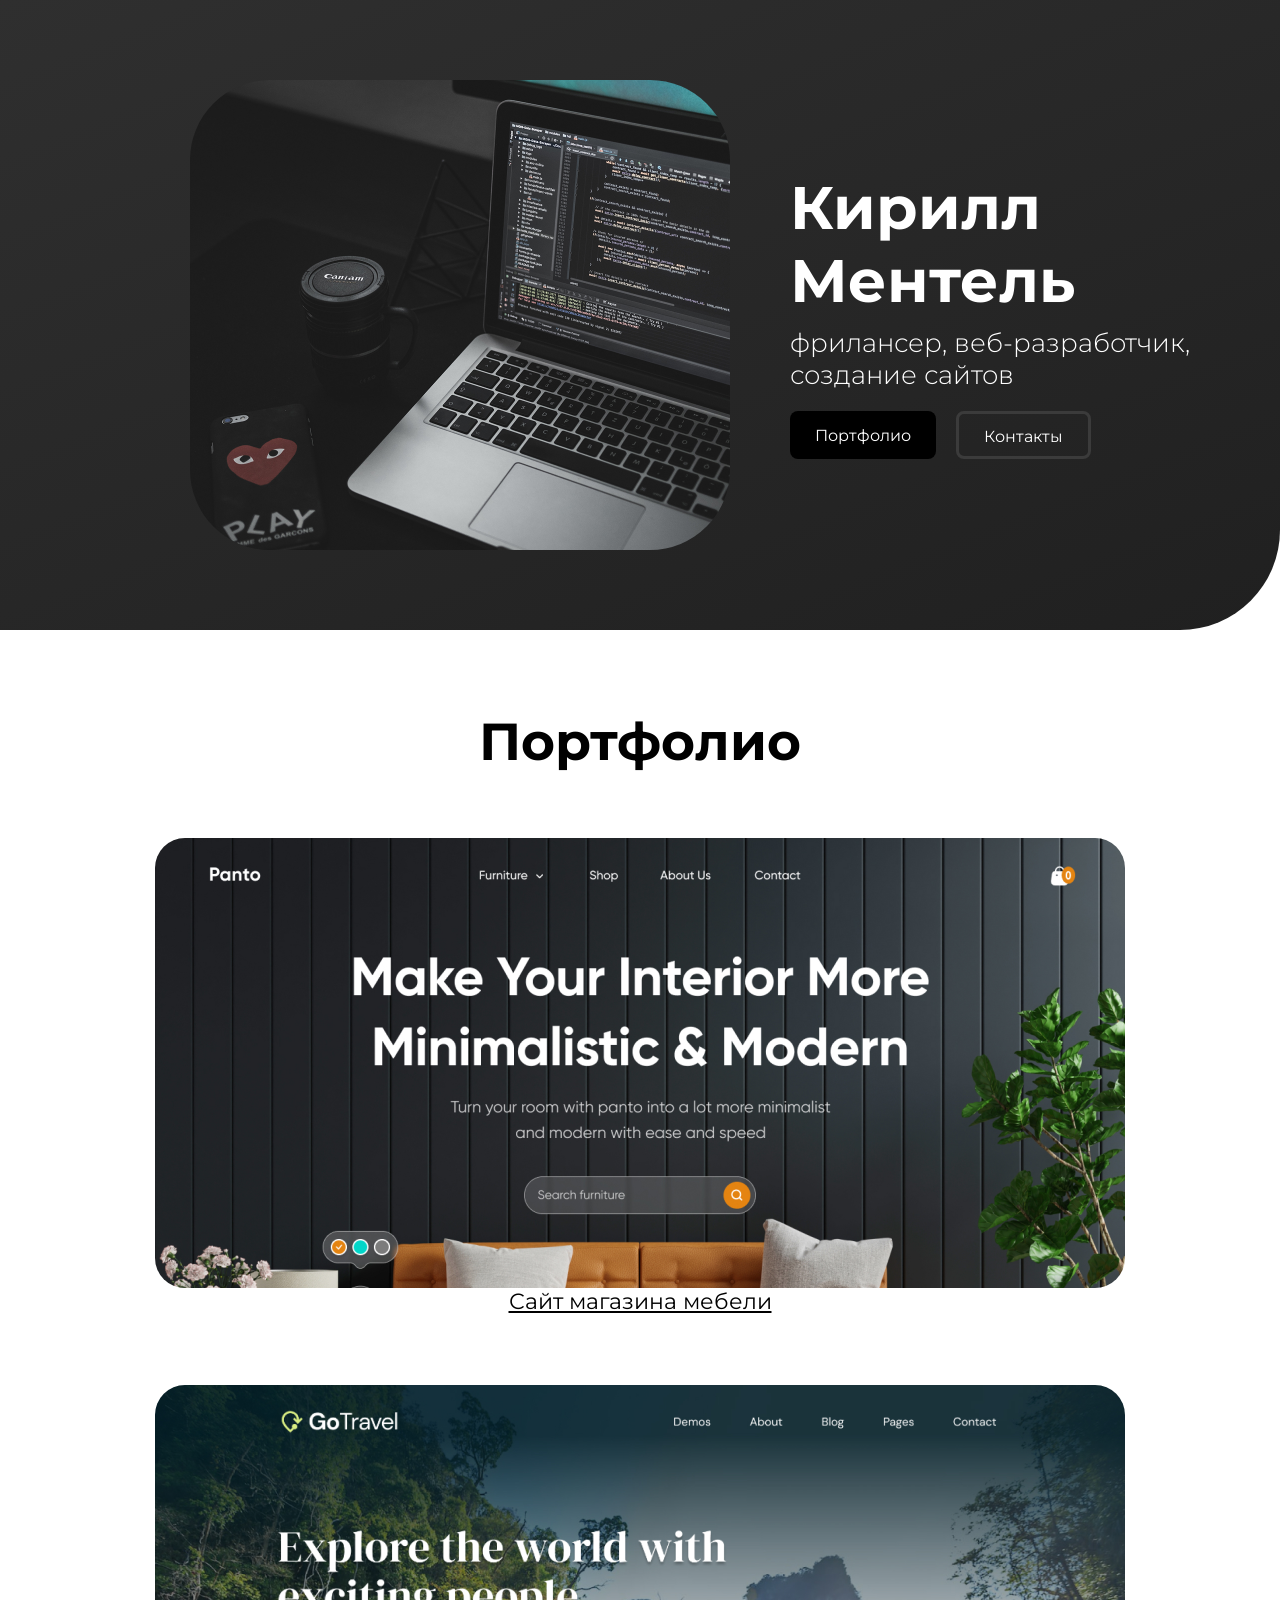
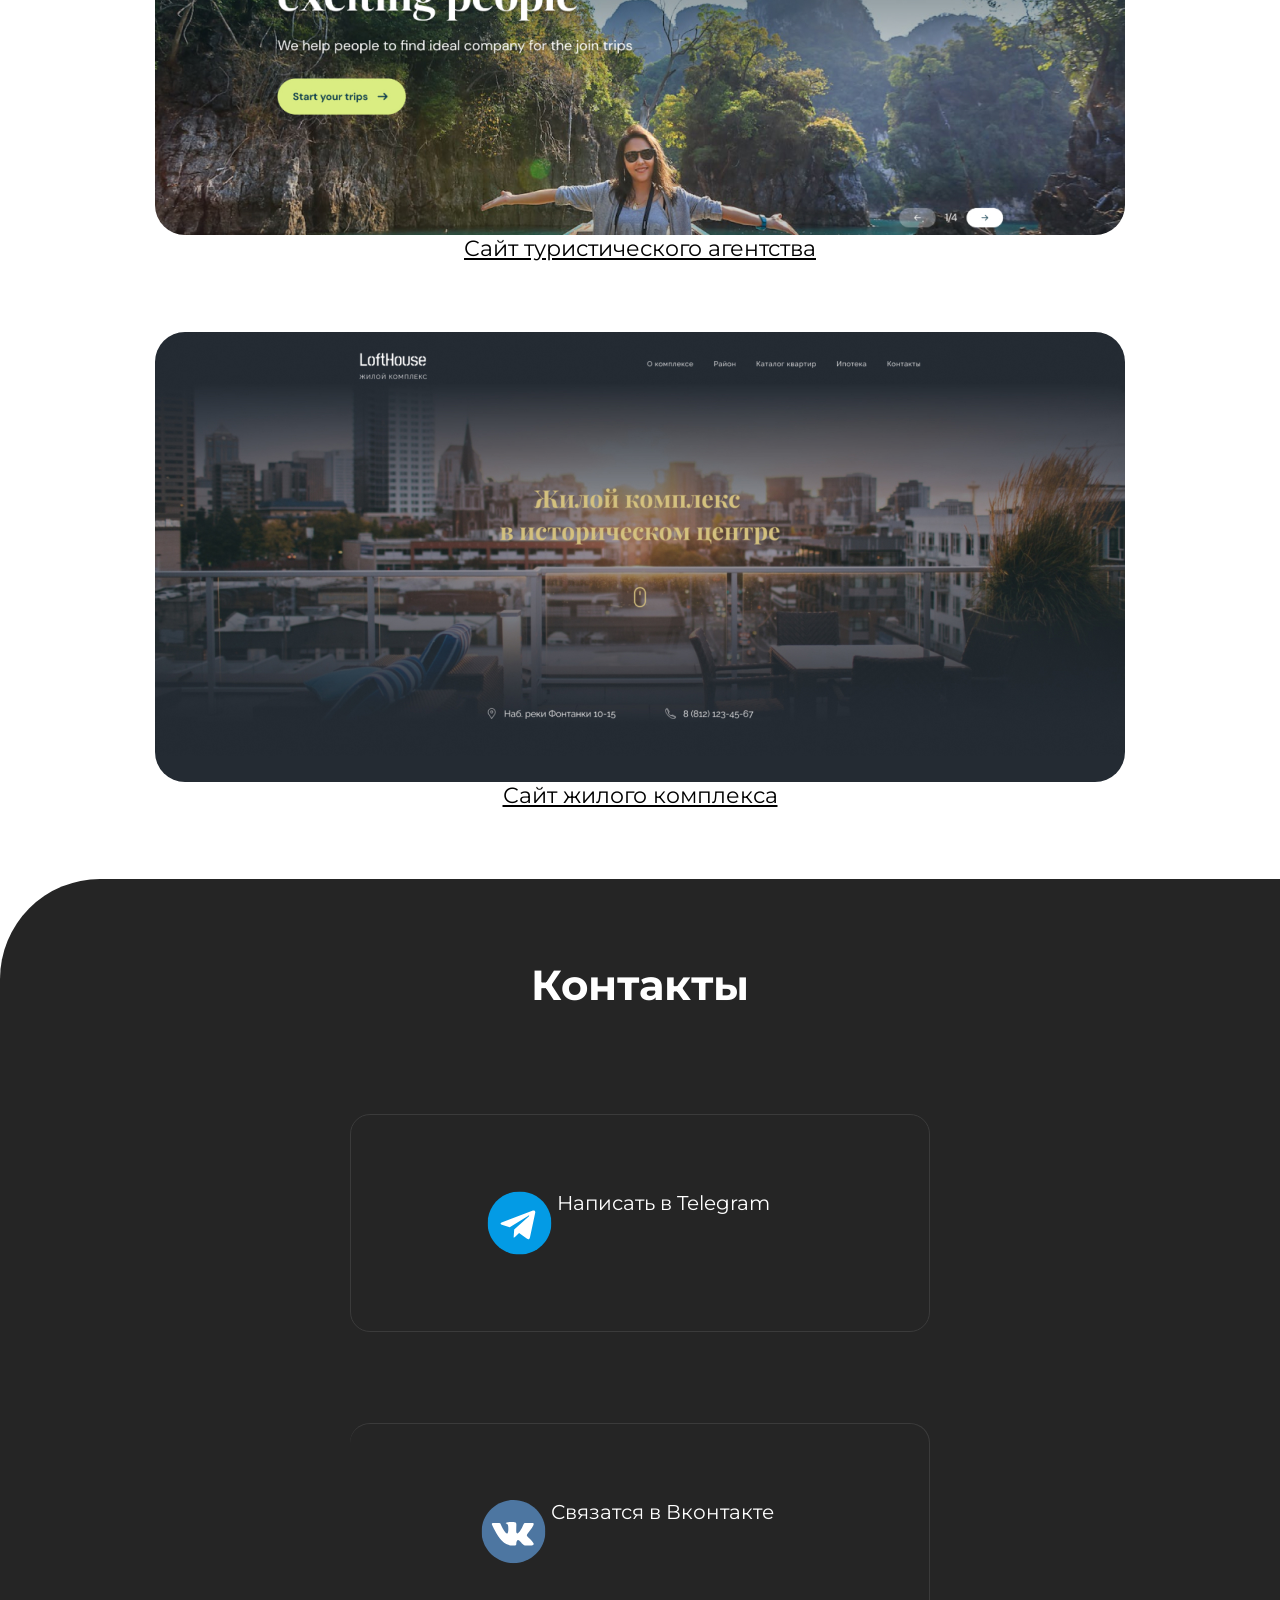
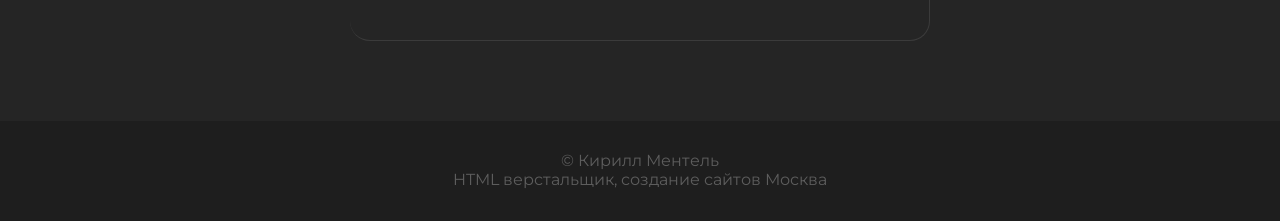
<file: index.html>
<!DOCTYPE html>
<html lang="ru">
<head>
        <meta charset="UTF-8">
        <meta name="viewport" content="width=device-width, initial-scale=1.0">
        <title>Портфолио</title>
        <link rel="stylesheet" href="./css/reset.css">
        <link rel = "stylesheet" href="./css/main.css">
        <link rel = "stylesheet" href="./css/media.css">
</head>
<body>
        <header class="header">
                <div class="container">
                        <div class="header-row">
                                <img class="header-img" src="./img/photo.jpg" srcset="./img/photo@2x.jpg"></img>
                        
                                <div class="header-desc">
                                        <h1 class="montserrat-bold header-title">Кирилл Ментель</h1>
                                        <p class="header-text montserrat-light">фрилансер, веб-разработчик, <br> создание сайтов</p>
                        
                                        <div class="header-btns">
                                                <a href="#portfolio" class="btn montserrat-regular">Портфолио</a>
                                                <a href="#contacts" class="btn-outline montserrat-regular">Контакты</a>
                                        </div>
                                </div>
                </div>        
                </div>
                <video class="header-video" autoplay muted loop>
                        <source type="video/mp4" src="./video_2025-03-29_15-59-59.mp4">
                </video>
                
        </header>

        <main>
                <section class="portfolio">
                        <h1 class="portfolio-title montserrat-bold" id="portfolio">Портфолио</h1>
                        <img src="./img/портфолио/project-01.jpg" srcset="./img/портфолио/project-01@2x.jpg" class="portfolio-img">
                        <p class="montserrat-regular portfolio-text">Сайт магазина мебели</p>
                        <img src="./img/портфолио/project-02.jpg" srcset="./img/портфолио/project-02@2x.jpg" class="portfolio-img">
                        <p class="montserrat-regular portfolio-text">Сайт туристического агентства</p>
                        <img src="./img/портфолио/project-03.jpg" srcset="./img/портфолио/project-03@2x.jpg" class="portfolio-img">
                        <p class="montserrat-regular portfolio-text">Сайт жилого комплекса</p>
                </section>
                <section class="contacts">
                        <h1 id="contacts"class="montserrat-bold contacts-title">Контакты</h1>
                        <div class="contacts-btns">
                                <a href="https://t.me/Kirilabr" target="_blank" class="montserrat-regular contacts-btn tg">
                                        <img src="./img/подвал/telegram.svg" class="icon">
                                        Написать в Telegram</a>
                                <a href="https://vk.com/id799526732" target="_blank" class="montserrat-regular contacts-btn vk">
                                        <img src="./img/подвал/vk.svg" class="icon">
                                        Связатся в Вконтакте</a>
                        </div>
                </section>
        </main>
        <footer class="footer">
                <p class="montserrat-regular footer-text">© Кирилл Ментель <br>HTML верстальщик, создание сайтов Москва
</p>
        </footer>
</body>
</html>
</file>
<file: css/main.css>
/* base */
@import url('https://fonts.googleapis.com/css2?family=Montserrat:ital,wght@0,100..900;1,100..900&display=swap');

.montserrat-bold {
    font-family: "Montserrat", sans-serif;
    font-optical-sizing: auto;
    font-weight: 700;
    font-style: normal;
}
.montserrat-light {
    font-family: "Montserrat", sans-serif;
    font-optical-sizing: auto;
    font-weight: 300;
    font-style: normal;
}

.montserrat-regular {
    font-family: "Montserrat", sans-serif;
    font-optical-sizing: auto;
    font-weight: 400;
    font-style: normal;
}
/* Header */
.header {
    color: #ffffff;
    padding-top: 80px;
    padding-bottom: 80px;
    border-bottom-right-radius: 100px;
    background: #252525 linear-gradient(158deg, #2f2f2f 0%, #202020 100%);
    position: relative;
.container {
    max-width: 1200px;
    margin: 0px auto;
    padding: 0px 15px;

}
.header-row{ 
    position: relative;
    z-index: 9;
}
}
.header-img {
    border-radius: 80px;
    width: 540px;
    height: 470px;
    margin-left: 135px;
}
.header-row {
    display: flex;
    align-items: center;
    column-gap: 60px;
}
.header-title{
    margin-bottom: 10px;
    font-size: 60px;
}
.header-text{
    margin-bottom: 20px;
    font-size: 26px;
}
.header-btns{
    column-gap: 20px;
    display: flex;
}
.btn{
    background-color: #000000;
    border-radius: 8px;
    height: 48px;
    padding-top: 15.43px;
    padding-right: 25px;
    padding-left: 25px;
    color:#ffffff
}
.btn:hover{
    background-color: #1782CF
}
.btn-outline {
    border-radius: 8px;
    padding-top: 15.43px;
    padding-right: 25px;
    padding-left: 25px;
    color: #ffffff;
    line-height: 1;
    border: solid #3b3b3b;
}
.btn-outline:hover{
    border: solid #1782CF
}
.portfolio-title{
    padding-top: 80px;
    text-align: center;
    padding-bottom: 65px;
    font-size: 52px;
    color: #000000;
}
.portfolio-img{
    display: block;
        margin-left: auto;
        margin-right: auto;
    border-radius: 30px;
    width: 970px;
    height: 450px;
}
.portfolio-text{
    padding-bottom: 70px;
    text-align: center;
    font-size: 22px;
    text-decoration: underline;
}
.contacts{
    color: #ffffff;
    padding: 80px 0px;
    border-top-left-radius: 100px;
    background: #252525;

}
.contacts-title{
    text-align: center;
    font-size: 52px;
    padding-top: 0px;
    padding-bottom: 103px;
}
.contacts-btn{
    border-radius: 20px;
    color: #ffffff;
    border: 1px solid #3b3b3b;
    padding-top: 76px;
    padding-bottom: 76px;
    padding-left: 70px;
    padding-right: 94px;
    display: flex;
    column-gap: 15px;
    align-items: center;
    
}
.contacts-btns
{
    display: flex;
    column-gap: 80px;
    font-size: 20px;
    flex-wrap: wrap;
    row-gap: 30px;
}
.tg{
    margin-left: 450px;
    text-align: center;
}
.footer{
    background: #1E1E1E;
}
.contacts-btn:hover{
background: linear-gradient(167deg, #16abf4 0%, #0078b3 100%);
} 
.footer {
    background: #1E1E1E;
    height: 100px;
}
.footer-text{
    color: #5D5D5D;
    text-align: center;
    padding-top: 30px;
    padding-bottom: 30px;
}
.vk{
    text-align: center;
}
.header-video{
    position: absolute;
    left: 0px;
    top:0px;
    width: 100%;
    height: 100%;
    object-fit: cover;  
    object-position: center;
    opacity: 0.2;
    border-bottom-right-radius: 100px;
}
</file>
<file: css/media.css>
@media(max-width: 1080px){
    .header-row{
            display: flex;
                align-items: center;
                column-gap: 30px;
                flex-direction: row;
    }
    .header-img {
        border-radius: 30px;
        width: 270px;
        height: 235px;
        margin-left: 0;   
    }
    .header-title {
        margin-bottom: 10px;
        font-size: 52px;
                
    }
    .header-text{
        font-size: 18px;
    }
    .portfolio-title{
        font-size: 42px;
    }
    .portfolio-img{
    display: block;
    margin-left: auto;
    margin-right: auto;
    width: 485px;
    height: 225px;
    }

}
@media(max-width: 1455px){
        .contacts-title {
                font-size: 42px;
            }
        
            .contacts-btns {
                display: block;
                margin-left: auto;
                margin-right: auto;
                padding-left: 350px;
                padding-right: 350px;
            }
        
            .tg {
                display: block;
                margin-left: auto;
                margin-right: auto;
            }
        
            .vk {
                display: block;
                margin-left: auto;
                margin-right: auto;
                margin-top: 91px;
                border-left: 52px;
            }

        }
        @media(max-width: 900px) {
                    .contacts-title {
                        font-size: 42px;
                    }
        
                    .contacts-btns {
                        display: block;
                        margin-left: auto;
                        margin-right: auto;
                        padding-left: 250px;
                        padding-right: 250px;
                    }
        
                    .tg {
                        display: block;
                        margin-left: auto;
                        margin-right: auto;
                    }
        
                    .vk {
                        display: block;
                        margin-left: auto;
                        margin-right: auto;
                        margin-top: 91px;
                        border-left: 52px;
                    }
        
                }
@media(max-width: 650px) {
    .contacts-title {
        font-size: 42px;
    }

    .contacts-btns {
        display: block;
        margin-left: auto;
        margin-right: auto;
        padding-left: 150px;
        padding-right: 150px;
    }

    .tg {
        display: block;
        margin-left: auto;
        margin-right: auto;
    }

    .vk {
        display: block;
        margin-left: auto;
        margin-right: auto;
        margin-top: 91px;
        border-left: 52px;
    }

}
@media(max-width: 625px){
    .header-title{
        font-size: 32px;
        text-align: center;
    }
    .header-text{
        font-size: 18px;
        text-align: center;
    }
    .header-img{
        width: 290px;
        height: 252px;
        margin-right: 70px;
        margin-left: auto;
        margin-top: 20px;
        text-align: center;
    }
    .header-row{
                    display:contents;
                        align-items: center;
                        column-gap: 30px;
                        flex-direction: row;
    }
    .portfolio-btns{
        display: contents
    }
    .contacts-btns{
        font-size: 16px;
    }
    .icon{
        width: 48px;
        height: 48px;
    }
    .portfolio-text{
        font-size: 16px;
    }
    .portfolio-img{
        width: 290px;
        height: 135px;
    }
}
</file>
